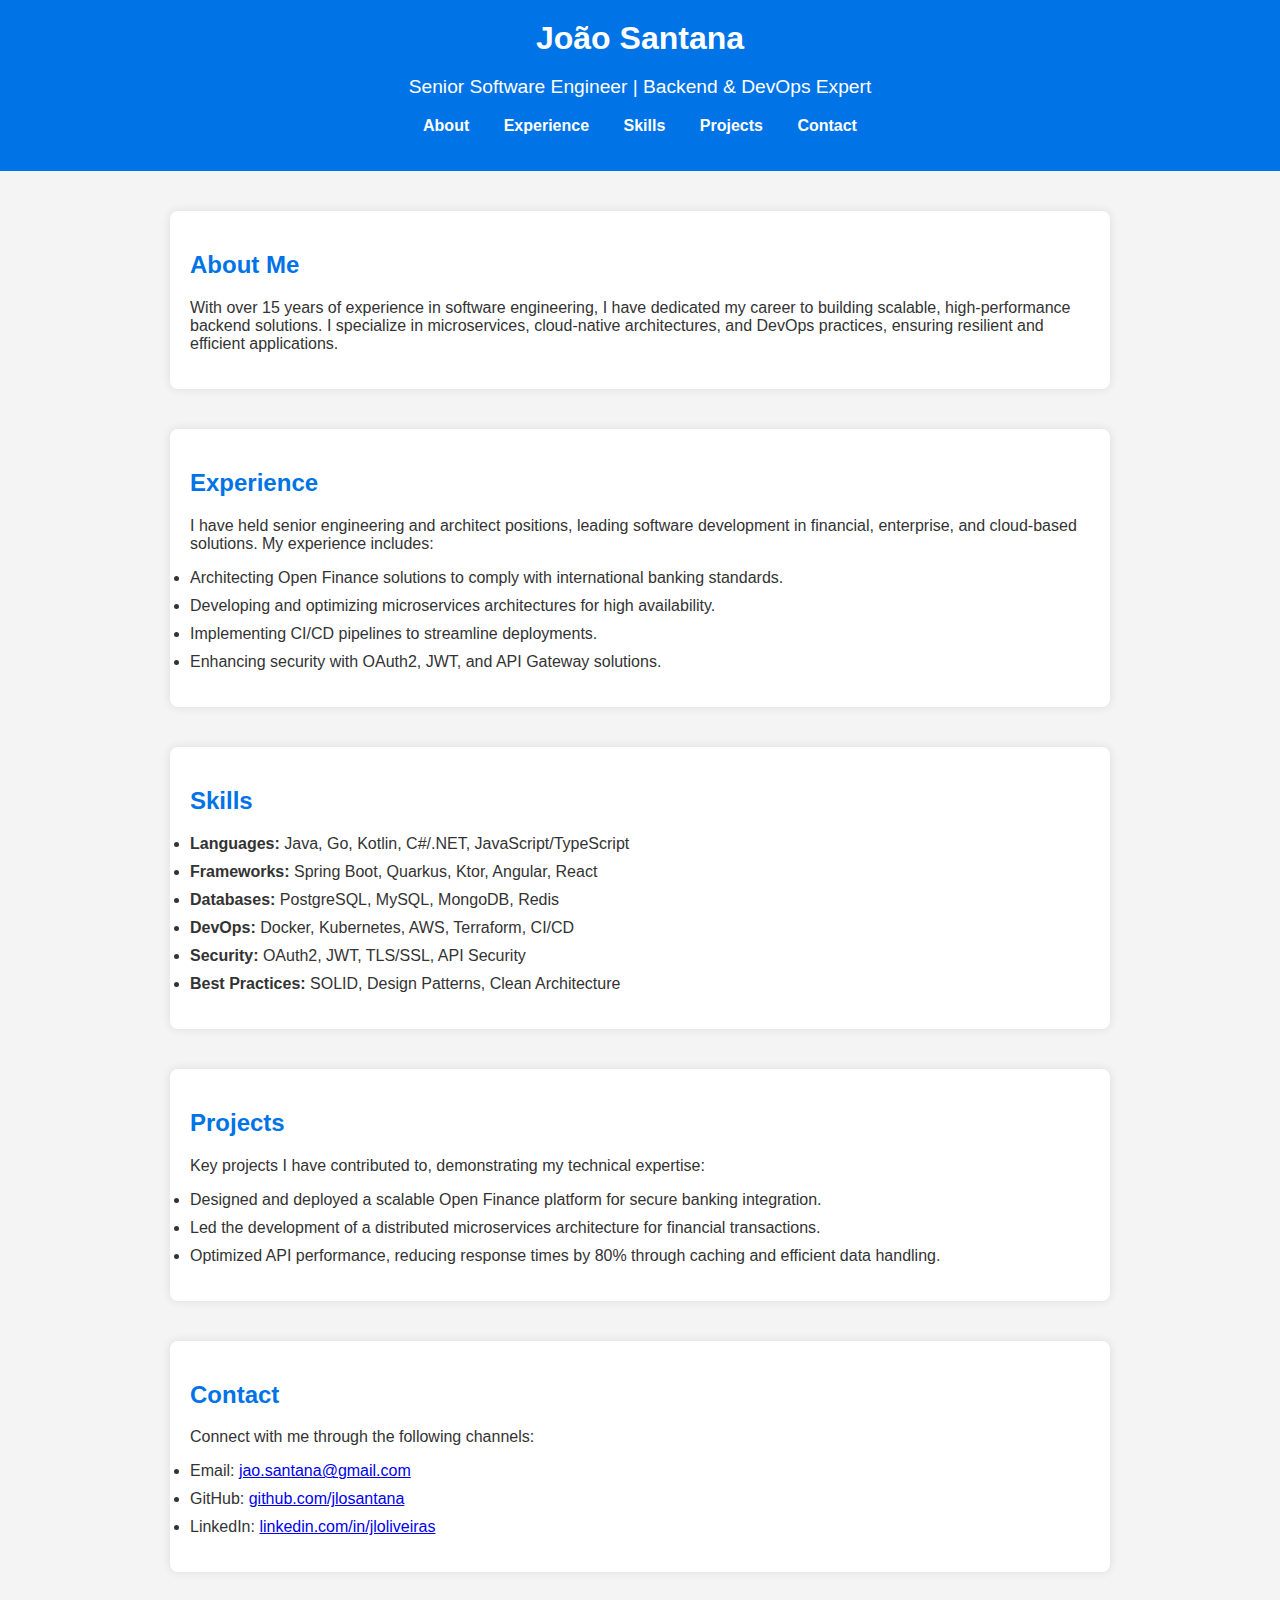
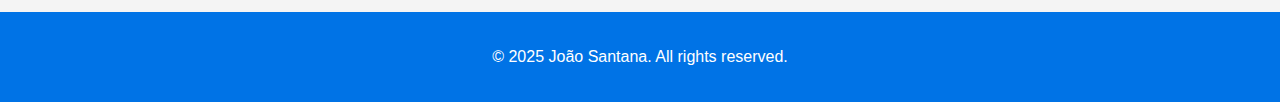
<file: docs/index.html>
<!DOCTYPE html>
<html lang="en">
<head>
    <meta charset="UTF-8">
    <meta name="viewport" content="width=device-width, initial-scale=1.0">
    <title>João Santana - Portfolio</title>
    <link rel="stylesheet" href="styles.css">
</head>
<body>
    <header>
        <h1>João Santana</h1>
        <p>Senior Software Engineer | Backend & DevOps Expert</p>
        <nav>
            <ul>
                <li><a href="#about">About</a></li>
                <li><a href="#experience">Experience</a></li>
                <li><a href="#skills">Skills</a></li>
                <li><a href="#projects">Projects</a></li>
                <li><a href="#contact">Contact</a></li>
            </ul>
        </nav>
    </header>
    
    <section id="about">
        <h2>About Me</h2>
        <p>With over 15 years of experience in software engineering, I have dedicated my career to building scalable, high-performance backend solutions. I specialize in microservices, cloud-native architectures, and DevOps practices, ensuring resilient and efficient applications.</p>
    </section>
    
    <section id="experience">
        <h2>Experience</h2>
        <p>I have held senior engineering and architect positions, leading software development in financial, enterprise, and cloud-based solutions. My experience includes:</p>
        <ul>
            <li>Architecting Open Finance solutions to comply with international banking standards.</li>
            <li>Developing and optimizing microservices architectures for high availability.</li>
            <li>Implementing CI/CD pipelines to streamline deployments.</li>
            <li>Enhancing security with OAuth2, JWT, and API Gateway solutions.</li>
        </ul>
    </section>
    
    <section id="skills">
        <h2>Skills</h2>
        <ul>
            <li><strong>Languages:</strong> Java, Go, Kotlin, C#/.NET, JavaScript/TypeScript</li>
            <li><strong>Frameworks:</strong> Spring Boot, Quarkus, Ktor, Angular, React</li>
            <li><strong>Databases:</strong> PostgreSQL, MySQL, MongoDB, Redis</li>
            <li><strong>DevOps:</strong> Docker, Kubernetes, AWS, Terraform, CI/CD</li>
            <li><strong>Security:</strong> OAuth2, JWT, TLS/SSL, API Security</li>
            <li><strong>Best Practices:</strong> SOLID, Design Patterns, Clean Architecture</li>
        </ul>
    </section>
    
    <section id="projects">
        <h2>Projects</h2>
        <p>Key projects I have contributed to, demonstrating my technical expertise:</p>
        <ul>
            <li>Designed and deployed a scalable Open Finance platform for secure banking integration.</li>
            <li>Led the development of a distributed microservices architecture for financial transactions.</li>
            <li>Optimized API performance, reducing response times by 80% through caching and efficient data handling.</li>
        </ul>
    </section>
    
    <section id="contact">
        <h2>Contact</h2>
        <p>Connect with me through the following channels:</p>
        <ul>
            <li>Email: <a href="mailto:jao.santana@gmail.com">jao.santana@gmail.com</a></li>
            <li>GitHub: <a href="https://github.com/jlosantana" target="_blank">github.com/jlosantana</a></li>
            <li>LinkedIn: <a href="https://www.linkedin.com/in/jloliveiras" target="_blank">linkedin.com/in/jloliveiras</a></li>
        </ul>
    </section>
    
    <footer>
        <p>&copy; 2025 João Santana. All rights reserved.</p>
    </footer>
</body>
</html>
</file>
<file: docs/styles.css>
/* General Styles */
body {
    font-family: Arial, sans-serif;
    margin: 0;
    padding: 0;
    background-color: #f4f4f4;
    color: #333;
}

header {
    background-color: #0073e6;
    color: white;
    text-align: center;
    padding: 20px 0;
}

header h1 {
    margin: 0;
}

header p {
    font-size: 1.2em;
}

nav ul {
    list-style: none;
    padding: 0;
}

nav ul li {
    display: inline;
    margin: 0 15px;
}

nav ul li a {
    color: white;
    text-decoration: none;
    font-weight: bold;
}

section {
    width: 80%;
    max-width: 900px;
    margin: 40px auto;
    padding: 20px;
    background-color: white;
    box-shadow: 0px 0px 10px rgba(0, 0, 0, 0.1);
    border-radius: 8px;
}

h2 {
    color: #0073e6;
}

ul {
    padding: 0;
}

ul li {
    margin-bottom: 10px;
}

footer {
    text-align: center;
    padding: 20px;
    background-color: #0073e6;
    color: white;
    margin-top: 40px;
}
</file>
